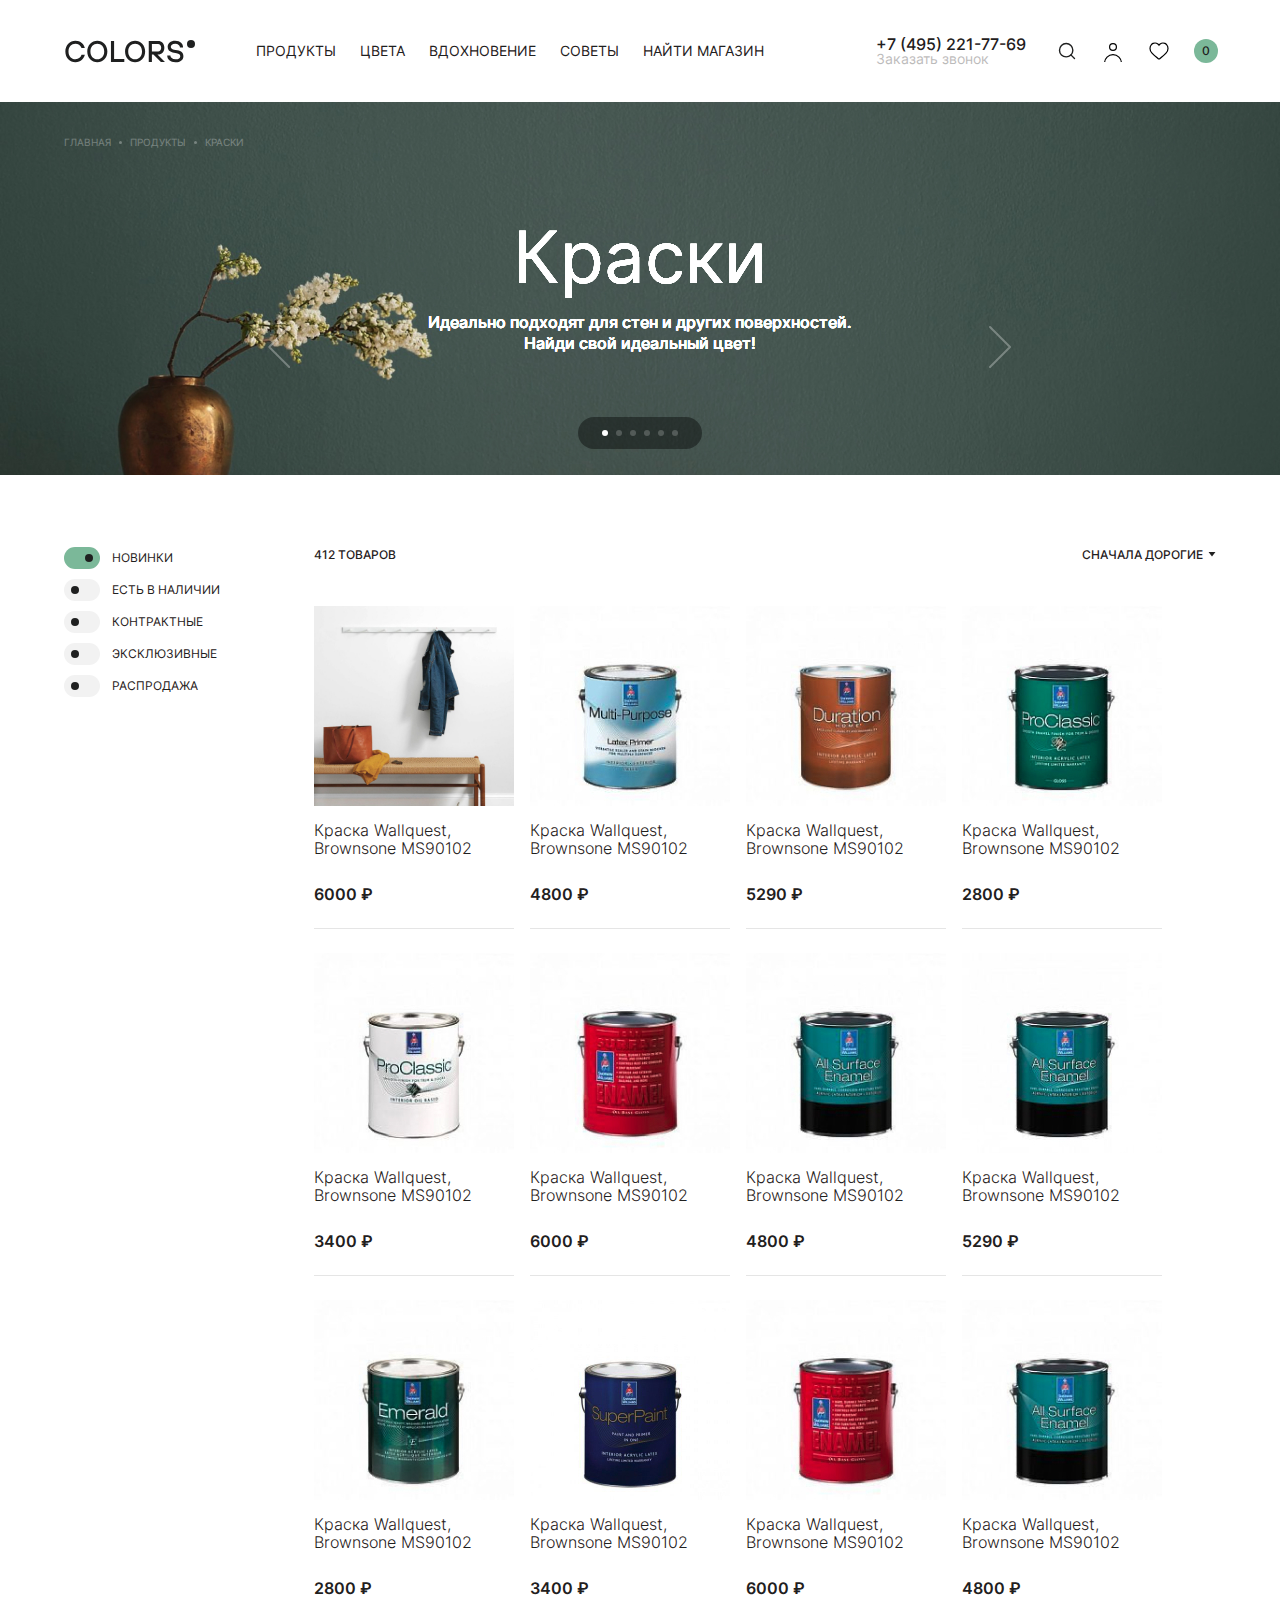
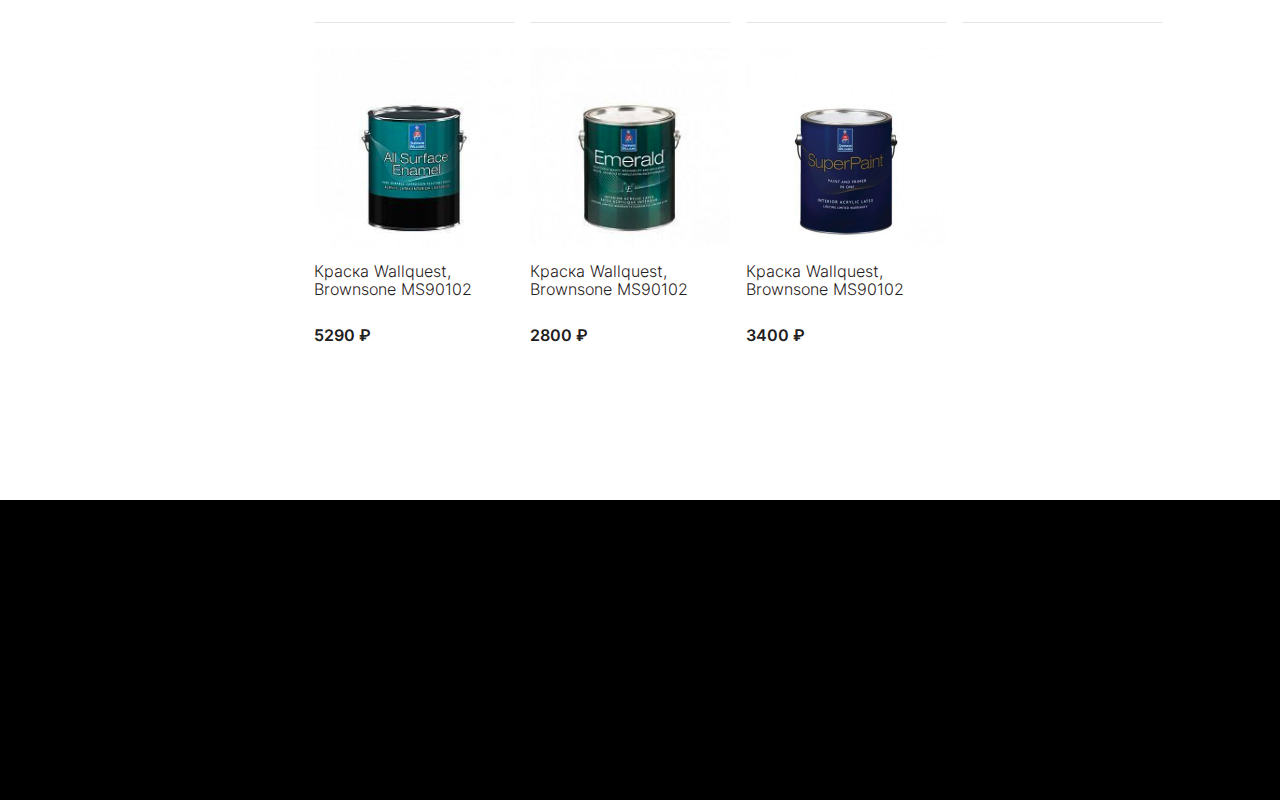
<file: index.html>
<!DOCTYPE html>
<html lang="en">

<head>
    <meta charset="utf-8">
    <meta name="viewport" content="width=device-width, initial-scale=1.0">
    <title>Главная</title>
    <link rel="stylesheet" href="css/style.css">
</head>
<body>
<main class="page">
<div class="shadow"></div>

<div class="cart">
    <div class="cart__top">
        <div class="cart__title">Корзина</div>
        <button class="cart__closer"><img src="img/icons/close.svg" alt=""></button>
    </div>
    <div class="cart__main">
        <div class="cart__table-top">
            <p class="cart__count">4 товара</p>
            <button class="cart__clear">очистить список</button>
        </div>
        <table class="cart__table">
            <tr class="cart__item cart-item">
                <td class="cart-item__image">
                    <img src="img/products/2.jpg" alt="">
                </td>
                <td class="cart-item__info">
                    <p class="cart-item__title">Краска Wallquest, Brownsone MS90102</p>
                    <p class="cart-item__price"><span>9600</span> ₽</p>
                </td>
                <td class="cart-item__decrement"><button><img src="img/icons/minus.svg" alt=""></button></td>
                <td class="cart-item__count">1</td>
                <td class="cart-item__increment"><button><img src="img/icons/plus.svg" alt=""></button></td>
                <td class="cart-item__remove"><button><img src="img/icons/close.svg" alt=""></button></td>
            </tr>
            <tr class="cart__item cart-item">
                <td class="cart-item__image">
                    <img src="img/products/4.jpg" alt="">
                </td>
                <td class="cart-item__info">
                    <p class="cart-item__title">Краска Wallquest, Brownsone MS90102</p>
                    <p class="cart-item__price"><span>4800</span> ₽</p>
                </td>
                <td class="cart-item__decrement"><button><img src="img/icons/minus.svg" alt=""></button></td>
                <td class="cart-item__count">1</td>
                <td class="cart-item__increment"><button><img src="img/icons/plus.svg" alt=""></button></td>
                <td class="cart-item__remove"><button><img src="img/icons/close.svg" alt=""></button></td>
            </tr>
        </table>
    </div>
    <div class="cart__bottom">
        <div class="cart__total">
            <p>Итого</p>
            <p class="total"><span>14 400</span>₽</p>
        </div>
        <button class="cart__submit">Оформить заказ</button>
    </div>
</div><header class="header">
    <div class="container">
        <div class="header__row">
            <div class="header__burger">
                <input id="burger" type="checkbox">
                <label for="burger">
                    <span></span>
                </label>
                <div class="burger"></div>
            </div>
            <div class="header__left">
                <div class="header__logo">
                    <img src="img/logo.svg" alt="">
                </div>
                <nav class="header__navigation">
                    <ul>
                        <li><a href="#">Продукты</a></li>
                        <li><a href="#">Цвета</a></li>
                        <li><a href="#">Вдохновение</a></li>
                        <li><a href="#">Советы</a></li>
                        <li><a href="#">Найти магазин</a></li>
                    </ul>
                </nav>
            </div>
            <div class="header__right">
                <div class="header__phone">
                    <a href="tel:+74952217769">+7 (495) 221-77-69</a>
                    <button class="header__callback_opener">Заказать звонок</button>
                </div>
                <div class="header__personal">
                    <ul>
                        <li>
                            <button class="header__search_opener"><img src="img/icons/search.svg" alt=""></button>
                        </li>
                        <li>
                            <button class="header__profile_opener"><img src="img/icons/profile.svg" alt=""></button>
                        </li>
                        <li>
                            <button class="header__favorites_opener"><img src="img/icons/favorites.svg" alt=""></button>
                        </li>
                    </ul>
                    <button class="header__cart_opener">0</button>
                </div>
            </div>
        </div>
    </div>
</header>    <div class="content">
        <div class="breadcrumbs">
            <div class="container">
                <ul class="breadcrumbs__row">
                    <li><a href="#">Главная</a></li>
                    <li><a href="#">Продукты</a></li>
                    <li><a href="#">Краски</a></li>
                </ul>
            </div>
        </div>
        <section class="slider">
            <div class="slider__slides">
                <article class="slide">
                    <div class="slide__background">
                        <img src="img/slider_img.jpg" alt="">
                    </div>
                    <div class="slide__main">
                        <h2 class="slide__title">Краски</h2>
                        <p class="slide__content">Идеально подходят для стен и других поверхностей.</p>
                        <p class="slide__content">Найди свой идеальный цвет!</p>
                    </div>
                </article>
                <article class="slide">
                    <div class="slide__background">
                        <img src="img/slider_img.jpg" alt="">
                    </div>
                    <div class="slide__main">
                        <h2 class="slide__title">Краски</h2>
                        <p class="slide__content">Идеально подходят для стен и других поверхностей.</p>
                        <p class="slide__content">Найди свой идеальный цвет!</p>
                    </div>
                </article>
                <article class="slide">
                    <div class="slide__background">
                        <img src="img/slider_img.jpg" alt="">
                    </div>
                    <div class="slide__main">
                        <h2 class="slide__title">Краски</h2>
                        <p class="slide__content">Идеально подходят для стен и других поверхностей.</p>
                        <p class="slide__content">Найди свой идеальный цвет!</p>
                    </div>
                </article>
                <article class="slide">
                    <div class="slide__background">
                        <img src="img/slider_img.jpg" alt="">
                    </div>
                    <div class="slide__main">
                        <h2 class="slide__title">Краски</h2>
                        <p class="slide__content">Идеально подходят для стен и других поверхностей.</p>
                        <p class="slide__content">Найди свой идеальный цвет!</p>
                    </div>
                </article>
                <article class="slide">
                    <div class="slide__background">
                        <img src="img/slider_img.jpg" alt="">
                    </div>
                    <div class="slide__main">
                        <h2 class="slide__title">Краски</h2>
                        <p class="slide__content">Идеально подходят для стен и других поверхностей.</p>
                        <p class="slide__content">Найди свой идеальный цвет!</p>
                    </div>
                </article>
                <article class="slide">
                    <div class="slide__background">
                        <img src="img/slider_img.jpg" alt="">
                    </div>
                    <div class="slide__main">
                        <h2 class="slide__title">Краски</h2>
                        <p class="slide__content">Идеально подходят для стен и других поверхностей.</p>
                        <p class="slide__content">Найди свой идеальный цвет!</p>
                    </div>
                </article>
            </div>
            <div class="slider__nav_dots">
                <button class="active"></button>
                <button></button>
                <button></button>
                <button></button>
                <button></button>
                <button></button>
            </div>
            <div class="slider__nav_arrows">
                <img src="img/icons/arrow.svg" alt="" class="slider__arrow slider__arrow_left">
                <img src="img/icons/arrow.svg" alt="" class="slider__arrow slider__arrow_right">
            </div>
        </section>
        <h2 class="mobile-title container">Краски</h2>
        <div class="catalog container">
            <aside class="filters">
                <div class="filters__closer"><span></span></div>
                <div class="filter filter__on" onclick="this.classList.toggle('filter__on')">
                    <div class="filter__switcher"></div>
                    <span class="filter__name">Новинки</span>
                </div>
                <div class="filter" onclick="this.classList.toggle('filter__on')">
                    <div class="filter__switcher"></div>
                    <span class="filter__name">Есть в наличии</span>
                </div>
                <div class="filter" onclick="this.classList.toggle('filter__on')">
                    <div class="filter__switcher"></div>
                    <span class="filter__name">Контрактные</span>
                </div>
                <div class="filter" onclick="this.classList.toggle('filter__on')">
                    <div class="filter__switcher"></div>
                    <span class="filter__name">Эксклюзивные</span>
                </div>
                <div class="filter" onclick="this.classList.toggle('filter__on')">
                    <div class="filter__switcher"></div>
                    <span class="filter__name">Распродажа</span>
                </div>
            </aside>
            <div class="catalog__main">
                <div class="catalog__top">
                    <p class="catalog__count"><span>412</span> товаров</p>
                    <p class="catalog__filters_opener">Фильтры</p>
                    <div class="catalog__sort">
                        <p><span>Сначала дорогие</span> <img src="img/icons/arrow_down.svg" alt=""></p>
                        <div class="catalog__sort_list">
                            <ul class="catalog__sort_menu">
                                <li class="active">Сначала дорогие</li>
                                <li>Сначала недорогие</li>
                                <li>Сначала популярные</li>
                                <li>Сначала новые</li>
                            </ul>
                        </div>
                    </div>
                </div>
                <section class="products">
                    <article class="products__item product">
                        <div class="product__image">
                            <img src="img/products/1.jpg" alt="">
                        </div>
                        <p class="product__name">
                            <a href="#">Краска Wallquest, Brownsone MS90102</a>
                        </p>
                        <div class="product__bottom">
                            <p class="product__price">
                                <span>6000</span> ₽
                            </p>
                            <button class="product__add">
                                <img src="img/icons/plus.svg" alt="">
                            </button>
                        </div>
                    </article>
                    <article class="products__item product">
                        <div class="product__image">
                            <img src="img/products/2.jpg" alt="">
                        </div>
                        <p class="product__name">
                            <a href="#">Краска Wallquest, Brownsone MS90102</a>
                        </p>
                        <div class="product__bottom">
                            <p class="product__price">
                                <span>4800</span> ₽
                            </p>
                            <button class="product__add"><img src="img/icons/plus.svg" alt=""></button>
                        </div>
                    </article>
                    <article class="products__item product">
                        <div class="product__image">
                            <img src="img/products/3.jpg" alt="">
                        </div>
                        <p class="product__name">
                            <a href="#">Краска Wallquest, Brownsone MS90102</a>
                        </p>
                        <div class="product__bottom">
                            <p class="product__price">
                                <span>5290</span> ₽
                            </p>
                            <button class="product__add"><img src="img/icons/plus.svg" alt=""></button>
                        </div>
                    </article>
                    <article class="products__item product">
                        <div class="product__image">
                            <img src="img/products/4.jpg" alt="">
                        </div>
                        <p class="product__name">
                            <a href="#">Краска Wallquest, Brownsone MS90102</a>
                        </p>
                        <div class="product__bottom">
                            <p class="product__price">
                                <span>2800</span> ₽
                            </p>
                            <button class="product__add"><img src="img/icons/plus.svg" alt=""></button>
                        </div>
                    </article>
                    <article class="products__item product">
                        <div class="product__image">
                            <img src="img/products/5.jpg" alt="">
                        </div>
                        <p class="product__name">
                            <a href="#">Краска Wallquest, Brownsone MS90102</a>
                        </p>
                        <div class="product__bottom">
                            <p class="product__price">
                                <span>3400</span> ₽
                            </p>
                            <button class="product__add"><img src="img/icons/plus.svg" alt=""></button>
                        </div>
                    </article>
                    <article class="products__item product">
                        <div class="product__image">
                            <img src="img/products/6.jpg" alt="">
                        </div>
                        <p class="product__name">
                            <a href="#">Краска Wallquest, Brownsone MS90102</a>
                        </p>
                        <div class="product__bottom">
                            <p class="product__price">
                                <span>6000</span> ₽
                            </p>
                            <button class="product__add"><img src="img/icons/plus.svg" alt=""></button>
                        </div>
                    </article>
                    <article class="products__item product">
                        <div class="product__image">
                            <img src="img/products/7.jpg" alt="">
                        </div>
                        <p class="product__name">
                            <a href="#">Краска Wallquest, Brownsone MS90102</a>
                        </p>
                        <div class="product__bottom">
                            <p class="product__price">
                                <span>4800</span> ₽
                            </p>
                            <button class="product__add"><img src="img/icons/plus.svg" alt=""></button>
                        </div>
                    </article>
                    <article class="products__item product">
                        <div class="product__image">
                            <img src="img/products/8.jpg" alt="">
                        </div>
                        <p class="product__name">
                            <a href="#">Краска Wallquest, Brownsone MS90102</a>
                        </p>
                        <div class="product__bottom">
                            <p class="product__price">
                                <span>5290</span> ₽
                            </p>
                            <button class="product__add"><img src="img/icons/plus.svg" alt=""></button>
                        </div>
                    </article>
                    <article class="products__item product">
                        <div class="product__image">
                            <img src="img/products/9.jpg" alt="">
                        </div>
                        <p class="product__name">
                            <a href="#">Краска Wallquest, Brownsone MS90102</a>
                        </p>
                        <div class="product__bottom">
                            <p class="product__price">
                                <span>2800</span> ₽
                            </p>
                            <button class="product__add"><img src="img/icons/plus.svg" alt=""></button>
                        </div>
                    </article>
                    <article class="products__item product">
                        <div class="product__image">
                            <img src="img/products/10.jpg" alt="">
                        </div>
                        <p class="product__name">
                            <a href="#">Краска Wallquest, Brownsone MS90102</a>
                        </p>
                        <div class="product__bottom">
                            <p class="product__price">
                                <span>3400</span> ₽
                            </p>
                            <button class="product__add"><img src="img/icons/plus.svg" alt=""></button>
                        </div>
                    </article>
                    <article class="products__item product">
                        <div class="product__image">
                            <img src="img/products/11.jpg" alt="">
                        </div>
                        <p class="product__name">
                            <a href="#">Краска Wallquest, Brownsone MS90102</a>
                        </p>
                        <div class="product__bottom">
                            <p class="product__price">
                                <span>6000</span> ₽
                            </p>
                            <button class="product__add"><img src="img/icons/plus.svg" alt=""></button>
                        </div>
                    </article>
                    <article class="products__item product">
                        <div class="product__image">
                            <img src="img/products/12.jpg" alt="">
                        </div>
                        <p class="product__name">
                            <a href="#">Краска Wallquest, Brownsone MS90102</a>
                        </p>
                        <div class="product__bottom">
                            <p class="product__price">
                                <span>4800</span> ₽
                            </p>
                            <button class="product__add"><img src="img/icons/plus.svg" alt=""></button>
                        </div>
                    </article>
                    <article class="products__item product">
                        <div class="product__image">
                            <img src="img/products/13.jpg" alt="">
                        </div>
                        <p class="product__name">
                            <a href="#">Краска Wallquest, Brownsone MS90102</a>
                        </p>
                        <div class="product__bottom">
                            <p class="product__price">
                                <span>5290</span> ₽
                            </p>
                            <button class="product__add"><img src="img/icons/plus.svg" alt=""></button>
                        </div>
                    </article>
                    <article class="products__item product">
                        <div class="product__image">
                            <img src="img/products/14.jpg" alt="">
                        </div>
                        <p class="product__name">
                            <a href="#">Краска Wallquest, Brownsone MS90102</a>
                        </p>
                        <div class="product__bottom">
                            <p class="product__price">
                                <span>2800</span> ₽
                            </p>
                            <button class="product__add"><img src="img/icons/plus.svg" alt=""></button>
                        </div>
                    </article>
                    <article class="products__item product">
                        <div class="product__image">
                            <img src="img/products/15.jpg" alt="">
                        </div>
                        <p class="product__name">
                            <a href="#">Краска Wallquest, Brownsone MS90102</a>
                        </p>
                        <div class="product__bottom">
                            <p class="product__price">
                                <span>3400</span> ₽
                            </p>
                            <button class="product__add"><img src="img/icons/plus.svg" alt=""></button>
                        </div>
                    </article>
                </section>
            </div>
        </div>
    </div>
<footer class="footer">

</footer></main>
<script src="js/main.js"></script></body>
</html>
</file>
<file: css/style.css>
@font-face {
  font-family: "light";
  src: url(../fonts/Inter-Light.ttf);
}
@font-face {
  font-family: "regular";
  src: url(../fonts/Inter-Regular.ttf);
}
@font-face {
  font-family: "medium";
  src: url(../fonts/Inter-Medium.ttf);
}
@font-face {
  font-family: "semiBold";
  src: url(../fonts/Inter-SemiBold.ttf);
}
.page {
  display: flex;
  justify-content: space-between;
  flex-direction: column;
  min-height: 100vh;
  overflow-anchor: none;
  max-width: 100%;
  overflow: hidden;
}

.content {
  flex-grow: 1;
  display: flex;
  flex-direction: column;
  overflow: hidden;
  position: relative;
}
.content > div {
  width: 100%;
}

.container {
  max-width: 1920px;
  padding: 0 64px;
  margin: 0 auto;
}
@media screen and (max-width: 1200px) {
  .container {
    padding: 0 30px;
  }
}
@media screen and (max-width: 767px) {
  .container {
    padding: 0 24px;
  }
}

.shadow {
  display: none;
  opacity: 0;
  position: fixed;
  left: 0;
  top: 0;
  width: 100%;
  height: 100%;
  z-index: 100;
  transition: all 0.3s ease-in-out;
  background: #000000;
}
.shadow.active {
  display: block;
  opacity: 0.7;
}

* {
  padding: 0;
  margin: 0;
  border: 0;
}

*, *:before, *:after {
  box-sizing: border-box;
}

*:focus, *:active {
  outline: none;
}

aside, nav, footer, header, section {
  display: block;
}

html, body {
  height: 100%;
  min-width: 320px;
}

body {
  line-height: 1;
  font-size: 14px;
  font-family: "regular";
  -ms-text-size-adjust: 100%;
  -moz-text-size-adjust: 100%;
  -webkit-text-size-adjust: 100%;
}

input, button, textarea {
  font-family: "regular";
}

input::-ms-clear {
  display: none;
}

button {
  cursor: pointer;
}

button::-moz-focus-inner {
  padding: 0;
  border: 0;
}

a, a:visited {
  text-decoration: none;
}

a:hover {
  text-decoration: none;
}

ul li {
  list-style: none;
}

img {
  vertical-align: top;
}

img, svg {
  -webkit-user-select: none;
          user-select: none;
}

h1, h2, h3, h4, h5, h6 {
  font-weight: inherit;
  font-size: inherit;
}

.header__row {
  display: flex;
  justify-content: space-between;
  align-items: center;
  flex-wrap: nowrap;
  padding: 36px 0;
}
@media screen and (max-width: 1200px) {
  .header__row {
    padding: 20px 0;
    border-bottom: 1px solid rgba(31, 32, 32, 0.06);
  }
}
.header__left {
  display: flex;
  justify-content: space-between;
  align-items: center;
  flex-wrap: nowrap;
  width: 44vw;
  min-width: 700px;
}
@media screen and (max-width: 1200px) {
  .header__left {
    min-width: auto;
    width: auto;
  }
}
.header__right {
  display: flex;
  justify-content: space-between;
  align-items: center;
  flex-wrap: nowrap;
  width: 22vw;
  min-width: 340px;
}
@media screen and (max-width: 1200px) {
  .header__right {
    min-width: auto;
    width: auto;
  }
}
.header__logo {
  margin-right: 30px;
}
@media screen and (max-width: 1200px) {
  .header__logo {
    margin-right: 0;
  }
}
@media screen and (max-width: 1200px) {
  .header__navigation {
    display: none;
  }
}
.header__navigation ul {
  display: flex;
  justify-content: flex-end;
  align-items: center;
}
.header__navigation ul li {
  margin-right: 24px;
}
.header__navigation ul li:last-of-type {
  margin-right: 0;
}
.header__navigation ul li a {
  color: #1F2020;
  font-size: 14px;
  line-height: 100%;
  text-transform: uppercase;
}
.header__phone {
  margin-right: 30px;
}
@media screen and (max-width: 1200px) {
  .header__phone {
    display: none;
  }
}
.header__phone a {
  white-space: nowrap;
  font-family: "medium";
  font-size: 16px;
  line-height: 100%;
  color: #1F2020;
  margin-bottom: 2px;
}
.header__phone button {
  background-color: transparent;
  font-size: 14px;
  line-height: 100%;
  color: #1F2020;
  opacity: 0.3;
}
.header__personal {
  display: flex;
  justify-content: flex-end;
  align-items: center;
}
.header__personal ul {
  display: flex;
  justify-content: flex-end;
  align-items: center;
}
@media screen and (max-width: 1200px) {
  .header__personal ul {
    display: none;
  }
}
.header__personal ul li {
  margin-right: 24px;
}
.header__personal ul li button {
  background-color: transparent;
  display: block;
  width: 22px;
  height: 22px;
  min-width: 22px;
  min-height: 22px;
}
.header__cart_opener {
  display: block;
  padding: 4px 8px 5px 8px;
  font-family: "medium";
  font-size: 12px;
  line-height: 15px;
  color: #1F2020;
  background-color: #7BB899;
  border-radius: 12px;
}
.header__burger {
  display: none;
}
@media screen and (max-width: 1200px) {
  .header__burger {
    display: block;
  }
}
.header__burger > input {
  display: none;
}
.header__burger > label {
  position: relative;
  display: flex;
  align-items: center;
  width: 24px;
  height: 14px;
}
.header__burger > label span {
  display: block;
  width: 100%;
  height: 2px;
  background-color: #1F2020;
}
.header__burger > label span:before, .header__burger > label span:after {
  content: "";
  position: absolute;
  display: block;
  width: 100%;
  height: 2px;
  background-color: #1F2020;
}
.header__burger > label span:before {
  top: 0;
}
.header__burger > label span:after {
  bottom: 0;
}

.breadcrumbs {
  position: absolute;
  top: 32px;
  z-index: 20;
}
@media screen and (max-width: 1200px) {
  .breadcrumbs {
    position: static;
    margin-top: 17px;
  }
}
.breadcrumbs__row {
  display: flex;
  justify-content: flex-start;
  align-items: center;
}
.breadcrumbs__row li {
  position: relative;
  margin-right: 19px;
}
.breadcrumbs__row li a {
  font-size: 10px;
  line-height: 100%;
  text-transform: uppercase;
  color: #ffffff;
  opacity: 0.3;
  transition: opacity 0.2s ease-in-out;
}
.breadcrumbs__row li a:hover {
  opacity: 1;
}
@media screen and (max-width: 1200px) {
  .breadcrumbs__row li a {
    color: #1F2020;
  }
}
.breadcrumbs__row li:after {
  content: "";
  position: absolute;
  bottom: 4px;
  right: -11px;
  width: 3px;
  height: 3px;
  border-radius: 50%;
  background-color: #ffffff;
  opacity: 0.3;
}
@media screen and (max-width: 1200px) {
  .breadcrumbs__row li:after {
    background-color: #1F2020;
  }
}
.breadcrumbs__row li:last-of-type {
  margin-right: 0;
}
.breadcrumbs__row li:last-of-type:after {
  content: none;
}

.slider {
  position: relative;
  z-index: 1;
  width: 100%;
}
@media screen and (max-width: 1200px) {
  .slider {
    display: none;
  }
}
.slider__slides {
  display: flex;
  align-items: center;
  width: 100%;
}
.slider__nav_dots {
  position: absolute;
  z-index: 22;
  left: 50%;
  bottom: 7%;
  transform: translateX(-50%);
  background: rgba(0, 0, 0, 0.4);
  border-radius: 16px;
  display: flex;
  justify-content: center;
  align-items: center;
  padding: 13px 24px;
}
.slider__nav_dots > button {
  display: block;
  width: 6px;
  height: 6px;
  border-radius: 50%;
  margin-right: 8px;
  background-color: #ffffff;
  opacity: 0.2;
  transition: opacity 0.2s ease-in-out;
}
.slider__nav_dots > button:last-of-type {
  margin-right: 0;
}
.slider__nav_dots > button:hover {
  opacity: 1;
}
.slider__nav_dots > button.active {
  opacity: 1;
}
.slider__nav_arrows {
  position: absolute;
  top: 0;
  width: 100%;
  height: 100%;
  z-index: 21;
}
.slider__arrow {
  position: absolute;
  bottom: 22%;
  padding: 2%;
  cursor: pointer;
  opacity: 0.3;
  transition: opacity 0.2s ease-in-out;
}
.slider__arrow:hover {
  opacity: 1;
}
.slider__arrow_left {
  left: 19%;
  transform: scale(-1, 1);
}
.slider__arrow_right {
  right: 19%;
}

.slide {
  width: 100%;
}
.slide__background {
  width: 100%;
}
.slide__background img {
  width: 100vw;
}
.slide__main {
  position: absolute;
  z-index: 22;
  top: 50%;
  left: 50%;
  transform: translate(-50%, -50%);
}
.slide__title {
  margin-bottom: 24px;
  text-align: center;
  font-size: 72px;
  line-height: 88%;
  color: #ffffff;
  position: relative;
  z-index: 23;
}
.slide__content {
  text-align: center;
  font-family: "medium";
  font-size: 16px;
  line-height: 130%;
  color: #ffffff;
  position: relative;
  z-index: 23;
}

.mobile-title {
  display: none;
  width: 100%;
  margin-top: 48px;
  margin-bottom: 48px;
  font-size: 36px;
  line-height: 88%;
  color: #1F2020;
}
@media screen and (max-width: 1200px) {
  .mobile-title {
    display: block;
  }
}

.catalog {
  position: relative;
  display: flex;
  justify-content: space-between;
  align-items: flex-start;
  margin-top: 72px;
  margin-bottom: 130px;
}
@media screen and (max-width: 1200px) {
  .catalog {
    margin-top: 0;
    margin-bottom: 30px;
  }
}
.catalog::after {
  content: "";
  position: absolute;
  bottom: 0;
  left: 0;
  display: block;
  height: 1px;
  width: 100%;
  background-color: #ffffff;
}
.catalog__main {
  flex-grow: 1;
}
.catalog__top {
  display: flex;
  justify-content: space-between;
  margin-bottom: 44px;
}
.catalog__count {
  font-family: "medium";
  font-size: 12px;
  line-height: 15px;
  color: #1F2020;
  text-transform: uppercase;
}
@media screen and (max-width: 767px) {
  .catalog__count {
    display: none;
  }
}
.catalog__filters_opener {
  display: none;
}
@media screen and (max-width: 767px) {
  .catalog__filters_opener {
    display: inline-block;
    font-family: "medium";
    font-size: 12px;
    color: #1F2020;
    text-transform: uppercase;
  }
}
.catalog__sort {
  cursor: pointer;
  position: relative;
}
.catalog__sort > p {
  display: flex;
  justify-content: flex-end;
  align-items: center;
  font-family: "medium";
  font-size: 12px;
  line-height: 15px;
  color: #1F2020;
  text-transform: uppercase;
}
.catalog__sort > p > img {
  margin-left: 5px;
}
.catalog__sort_list {
  position: absolute;
  top: 0;
  right: 0;
  z-index: 300;
}
.catalog__sort_menu {
  display: flex;
  flex-direction: column;
  align-items: stretch;
  width: 280px;
  max-height: 0;
  overflow: hidden;
  transition: max-height 0.2s ease-in-out;
}
.catalog__sort_menu.active {
  max-height: 245px;
}
.catalog__sort_menu li {
  padding: 16px 24px;
  font-family: "medium";
  font-size: 12px;
  color: #1F2020;
  text-transform: uppercase;
  transition: background-color 0.2s ease-in-out;
  background-color: #ffffff;
}
.catalog__sort_menu li.active {
  background-color: #7BB899;
}
.catalog__sort_menu li:hover {
  background-color: #7BB899;
}

.products {
  display: flex;
  flex-wrap: wrap;
  gap: 24px 16px;
}
@media screen and (max-width: 767px) {
  .products {
    justify-content: space-between;
    gap: 24px 15px;
  }
}
.products__item {
  border-bottom: 1px solid rgba(0, 0, 0, 0.1);
}

.product {
  max-width: 278px;
}
@media screen and (max-width: 1300px) {
  .product {
    max-width: 200px;
  }
}
@media screen and (max-width: 767px) {
  .product {
    max-width: 156px;
  }
}
@media screen and (max-width: 374px) {
  .product {
    max-width: 128px;
  }
}
.product:hover .product__add {
  opacity: 1;
}
.product__image {
  width: 278px;
  height: 278px;
  min-width: 278px;
  min-height: 278px;
  background-color: #ffffff;
  display: flex;
  justify-content: center;
  align-items: center;
  overflow: hidden;
  margin-bottom: 16px;
}
@media screen and (max-width: 1300px) {
  .product__image {
    width: 200px;
    height: 200px;
    min-width: 200px;
    min-height: 200px;
  }
}
@media screen and (max-width: 767px) {
  .product__image {
    width: 156px;
    height: 156px;
    min-width: 156px;
    min-height: 156px;
  }
}
@media screen and (max-width: 374px) {
  .product__image {
    width: 128px;
    height: 128px;
    min-width: 128px;
    min-height: 128px;
  }
}
.product__image > img {
  max-width: 100%;
  max-height: 100%;
}
.product__name {
  margin-bottom: 16px;
}
.product__name a {
  font-family: "light";
  font-size: 16px;
  line-height: 112%;
  color: #1F2020;
}
@media screen and (max-width: 374px) {
  .product__name a {
    font-size: 12px;
  }
}
.product__bottom {
  display: flex;
  justify-content: space-between;
  align-items: center;
  margin-bottom: 14px;
}
@media screen and (max-width: 767px) {
  .product__bottom {
    margin-bottom: 34px;
  }
}
.product__price {
  font-family: "semiBold";
  font-size: 16px;
  line-height: 100%;
  color: #1F2020;
}
@media screen and (max-width: 374px) {
  .product__price {
    font-size: 12px;
  }
}
.product__add {
  padding: 10px 34px;
  border-radius: 8px;
  transition: opacity 0.2s ease-in-out, background-color 0.2s ease-in-out;
  opacity: 0;
  background-color: #F2F2F2;
}
@media screen and (max-width: 767px) {
  .product__add {
    padding: 7px 15px;
    height: 24px;
    opacity: 1;
  }
  .product__add img {
    width: 9px;
    min-width: 9px;
    max-width: 9px;
    height: 9px;
    min-height: 9px;
    max-height: 9px;
  }
}
.product__add:hover {
  background-color: #7BB899;
}

.filters {
  width: 303px;
  min-width: 303px;
}
@media screen and (max-width: 1300px) {
  .filters {
    width: 250px;
    min-width: 250px;
  }
}
@media screen and (max-width: 767px) {
  .filters {
    position: fixed;
    left: 0;
    bottom: 0;
    width: 100%;
    min-width: auto;
    background-color: #ffffff;
    padding: 54px 24px 24px 24px;
    border-radius: 24px 24px 0 0;
    height: 318px;
    z-index: 200;
    transform: translateY(100%);
    transition: transform 0.3s ease-in-out;
  }
  .filters.active {
    transform: none;
  }
}
.filters__closer {
  display: none;
}
@media screen and (max-width: 767px) {
  .filters__closer {
    display: block;
    position: absolute;
    left: 50%;
    transform: translateX(-50%);
    top: 0;
    padding: 12px;
  }
  .filters__closer span {
    display: block;
    background-color: #1F2020;
    width: 28px;
    height: 4px;
    opacity: 0.6;
    border-radius: 4px;
  }
}

.filter {
  display: flex;
  justify-content: flex-start;
  align-items: center;
  margin-bottom: 10px;
  cursor: pointer;
}
.filter__switcher {
  cursor: pointer;
  width: 36px;
  height: 22px;
  min-width: 36px;
  min-height: 22px;
  position: relative;
  border-radius: 11px;
  background: #F2F2F2;
  margin-right: 12px;
  transition: background-color 0.2s ease-in-out;
}
.filter__switcher::before {
  content: "";
  position: absolute;
  top: 7px;
  left: 7px;
  width: 8px;
  height: 8px;
  border-radius: 50%;
  background-color: #1F2020;
  transition: left 0.2s ease-in-out;
}
.filter__on .filter__switcher {
  background: #7BB899;
}
.filter__on .filter__switcher::before {
  left: 21px;
}
.filter__name {
  font-size: 12px;
  line-height: 100%;
  color: #1F2020;
  text-transform: uppercase;
}

.cart {
  position: fixed;
  top: 0;
  right: 0;
  height: 100%;
  max-height: 100%;
  z-index: 300;
  background-color: #ffffff;
  padding: 32px 40px 40px;
  display: flex;
  flex-direction: column;
  justify-content: space-between;
  align-items: stretch;
  transform: translateX(100%);
  transition: transform 0.2s ease-in-out;
}
.cart.active {
  transform: none;
}
@media screen and (max-width: 767px) {
  .cart {
    padding: 20px;
  }
}
.cart__top {
  display: flex;
  justify-content: space-between;
  align-items: center;
  margin-bottom: 80px;
}
@media screen and (max-width: 767px) {
  .cart__top {
    margin-bottom: 40px;
  }
}
.cart__title {
  font-family: "medium";
  font-size: 30px;
  line-height: 88%;
  color: #1F2020;
}
@media screen and (max-width: 767px) {
  .cart__title {
    font-size: 24px;
  }
}
.cart__closer {
  display: block;
  background-color: #ffffff;
  border: 1px solid rgba(0, 0, 0, 0.1);
  border-radius: 50%;
  padding: 11px;
  transition: background-color 0.2s ease-in-out;
}
.cart__closer:hover {
  background-color: rgba(0, 0, 0, 0.1);
}
@media screen and (max-width: 767px) {
  .cart__closer {
    padding: 5px;
  }
}
.cart__main {
  flex-grow: 1;
  max-height: calc(100vh - 300px);
}
@media screen and (max-width: 767px) {
  .cart__main {
    max-height: calc(100vh - 200px);
  }
}
.cart__table-top {
  display: flex;
  justify-content: space-between;
  align-items: center;
  padding-bottom: 10px;
  border-bottom: 1px solid rgba(0, 0, 0, 0.1);
}
.cart__count {
  font-size: 14px;
  line-height: 112%;
  color: #1F2020;
}
@media screen and (max-width: 767px) {
  .cart__count {
    font-size: 12px;
  }
}
.cart__clear {
  background-color: transparent;
  font-family: "light";
  font-size: 14px;
  line-height: 112%;
  color: #1F2020;
  text-transform: uppercase;
  opacity: 0.4;
  transition: opacity 0.2s ease-in-out;
}
.cart__clear:hover {
  opacity: 1;
}
@media screen and (max-width: 767px) {
  .cart__clear {
    font-size: 12px;
  }
}
.cart__table {
  border-collapse: collapse;
  overflow: auto;
  scrollbar-width: thin;
  scrollbar-color: #1F2020;
}
.cart__table::-webkit-scrollbar {
  width: 2px;
  background-color: transparent;
}
.cart__table::-webkit-scrollbar-thumb {
  background-color: #1F2020;
  border-radius: 2px;
}
.cart__item {
  border-bottom: 1px solid rgba(0, 0, 0, 0.1);
}
.cart__item:last-of-type {
  border-bottom: none;
}
.cart__item td {
  padding-top: 12px;
  padding-bottom: 12px;
}
.cart__bottom {
  display: flex;
  justify-content: space-between;
  align-items: flex-end;
  margin-top: 44px;
}
@media screen and (max-width: 767px) {
  .cart__bottom {
    margin-top: 42px;
  }
}
.cart__total {
  font-size: 16px;
  line-height: 100%;
  color: #1F2020;
}
.cart__total p.total {
  margin-top: 6px;
  font-family: "medium";
  font-size: 30px;
  line-height: 100%;
  color: #1F2020;
}
@media screen and (max-width: 767px) {
  .cart__total p.total {
    font-size: 20px;
  }
}
.cart__submit {
  font-family: "medium";
  font-size: 12px;
  letter-spacing: 0.06em;
  line-height: 15px;
  color: #1F2020;
  text-transform: uppercase;
  padding: 19px 58px 22px 57px;
  background: #7BB899;
  border-radius: 4px;
  transition: opacity 0.2s ease-in-out;
}
@media screen and (max-width: 767px) {
  .cart__submit {
    padding: 10px 25px 13px 24px;
    font-size: 10px;
  }
}
.cart__submit:hover {
  opacity: 0.8;
}

.cart-item td {
  vertical-align: middle;
}
.cart-item__image {
  width: 96px;
  min-width: 96px;
  max-width: 96px;
  height: 96px;
  min-height: 96px;
  max-height: 96px;
  background-color: #ffffff;
  margin-right: 8px;
}
@media screen and (max-width: 767px) {
  .cart-item__image {
    display: none;
  }
}
.cart-item__image img {
  width: 100%;
}
.cart-item__info {
  width: 220px;
  min-width: 220px;
  max-width: 220px;
  padding-right: 10px;
}
@media screen and (max-width: 767px) {
  .cart-item__info {
    width: 200px;
    min-width: 200px;
    max-width: 200px;
  }
}
.cart-item__title {
  padding-left: 7px;
  font-family: "light";
  font-size: 16px;
  line-height: 112%;
  color: #1F2020;
  margin-bottom: 16px;
}
@media screen and (max-width: 767px) {
  .cart-item__title {
    font-size: 14px;
    padding-left: 0;
  }
}
.cart-item__price {
  padding-left: 7px;
  font-family: "semiBold";
  font-size: 16px;
  line-height: 100%;
  color: #1F2020;
}
@media screen and (max-width: 767px) {
  .cart-item__price {
    font-size: 14px;
    padding-left: 0;
  }
}
.cart-item__decrement button, .cart-item__increment button {
  height: 24px;
  width: 40px;
  min-width: 40px;
  background-color: #F2F2F2;
  border-radius: 4px;
  display: flex;
  justify-content: center;
  align-items: center;
  transition: background-color 0.2s ease-in-out;
}
.cart-item__decrement button:hover, .cart-item__increment button:hover {
  background-color: #c8c8c8;
}
@media screen and (max-width: 767px) {
  .cart-item__decrement button, .cart-item__increment button {
    background-color: transparent;
    width: 16px;
    min-width: 16px;
  }
  .cart-item__decrement button:hover, .cart-item__increment button:hover {
    background-color: transparent;
  }
}
.cart-item__count {
  width: 48px;
  min-width: 48px;
  padding-left: 4px;
  padding-right: 4px;
  text-align: center;
  font-size: 16px;
  color: #1F2020;
}
@media screen and (max-width: 767px) {
  .cart-item__count {
    font-size: 14px;
  }
}
.cart-item__remove button {
  background-color: transparent;
  margin-left: 37px;
  opacity: 0.2;
  transition: opacity 0.2s ease-in-out;
}
@media screen and (max-width: 767px) {
  .cart-item__remove button {
    display: none;
  }
}
.cart-item__remove button:hover {
  opacity: 1;
}

.footer {
  height: 300px;
  background-color: #000000;
}
</file>
